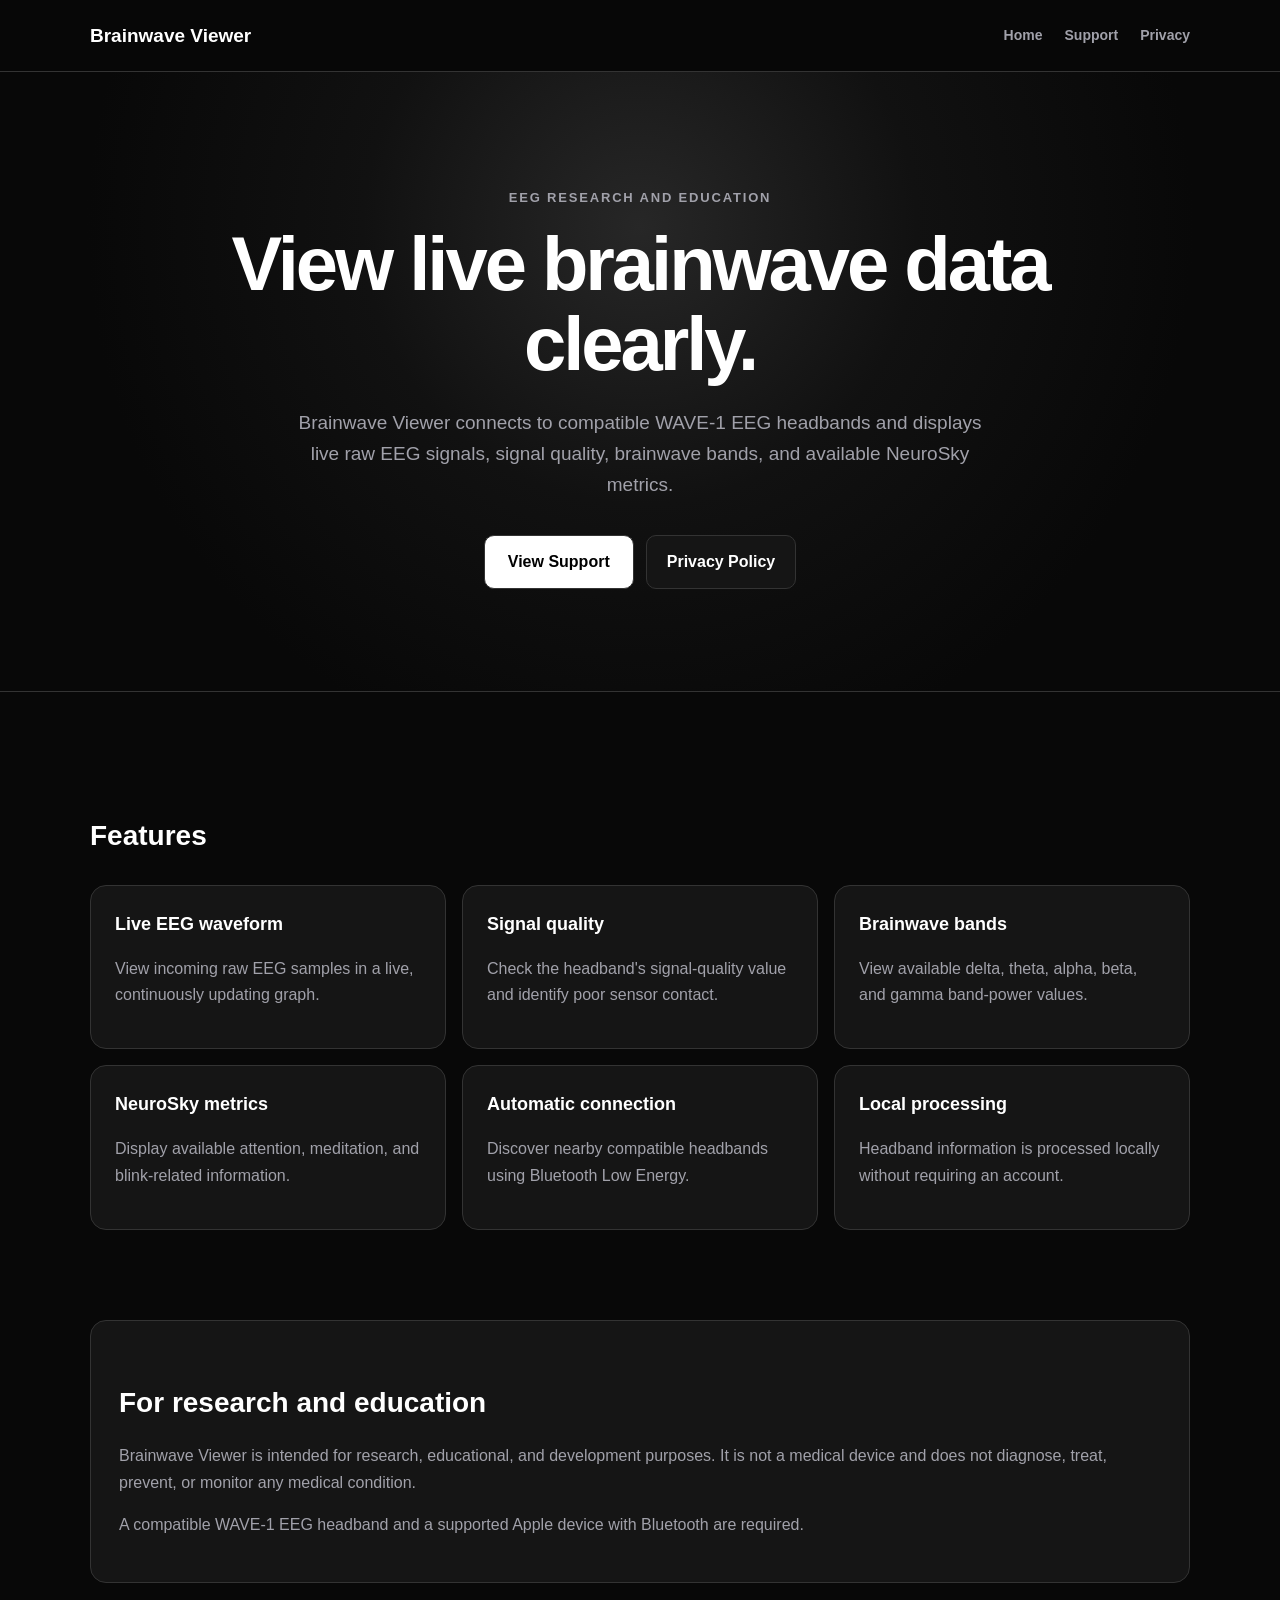
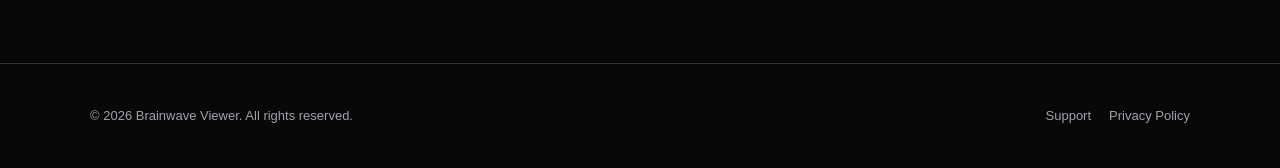
<file: index.html>
<!DOCTYPE html>
<html lang="en">
<head>
  <meta charset="UTF-8" />
  <meta
    name="viewport"
    content="width=device-width, initial-scale=1.0"
  />

  <meta
    name="description"
    content="Brainwave Viewer displays live EEG data from compatible WAVE-1 headbands for research, education, and development."
  />

  <title>Brainwave Viewer</title>
  <link rel="stylesheet" href="styles.css" />
</head>

<body>
  <header class="navbar">
    <a class="brand" href="index.html">
      Brainwave Viewer
    </a>

    <nav>
      <a href="index.html">Home</a>
      <a href="support.html">Support</a>
      <a href="privacy.html">Privacy</a>
    </nav>
  </header>

  <main>
    <section class="hero">
      <div class="hero-content">
        <p class="eyebrow">
          EEG research and education
        </p>

        <h1>View live brainwave data clearly.</h1>

        <p class="hero-text">
          Brainwave Viewer connects to compatible WAVE-1
          EEG headbands and displays live raw EEG signals,
          signal quality, brainwave bands, and available
          NeuroSky metrics.
        </p>

        <div class="button-row">
          <a class="button primary" href="support.html">
            View Support
          </a>

          <a class="button secondary" href="privacy.html">
            Privacy Policy
          </a>
        </div>
      </div>
    </section>

    <section class="section">
      <h2>Features</h2>

      <div class="card-grid">
        <article class="card">
          <h3>Live EEG waveform</h3>
          <p>
            View incoming raw EEG samples in a live,
            continuously updating graph.
          </p>
        </article>

        <article class="card">
          <h3>Signal quality</h3>
          <p>
            Check the headband's signal-quality value and
            identify poor sensor contact.
          </p>
        </article>

        <article class="card">
          <h3>Brainwave bands</h3>
          <p>
            View available delta, theta, alpha, beta, and
            gamma band-power values.
          </p>
        </article>

        <article class="card">
          <h3>NeuroSky metrics</h3>
          <p>
            Display available attention, meditation, and
            blink-related information.
          </p>
        </article>

        <article class="card">
          <h3>Automatic connection</h3>
          <p>
            Discover nearby compatible headbands using
            Bluetooth Low Energy.
          </p>
        </article>

        <article class="card">
          <h3>Local processing</h3>
          <p>
            Headband information is processed locally
            without requiring an account.
          </p>
        </article>
      </div>
    </section>

    <section class="section notice">
      <h2>For research and education</h2>

      <p>
        Brainwave Viewer is intended for research,
        educational, and development purposes. It is not
        a medical device and does not diagnose, treat,
        prevent, or monitor any medical condition.
      </p>

      <p>
        A compatible WAVE-1 EEG headband and a supported
        Apple device with Bluetooth are required.
      </p>
    </section>
  </main>

  <footer>
    <p>
      © 2026 Brainwave Viewer. All rights reserved.
    </p>

    <div>
      <a href="support.html">Support</a>
      <a href="privacy.html">Privacy Policy</a>
    </div>
  </footer>
</body>
</html>
</file>
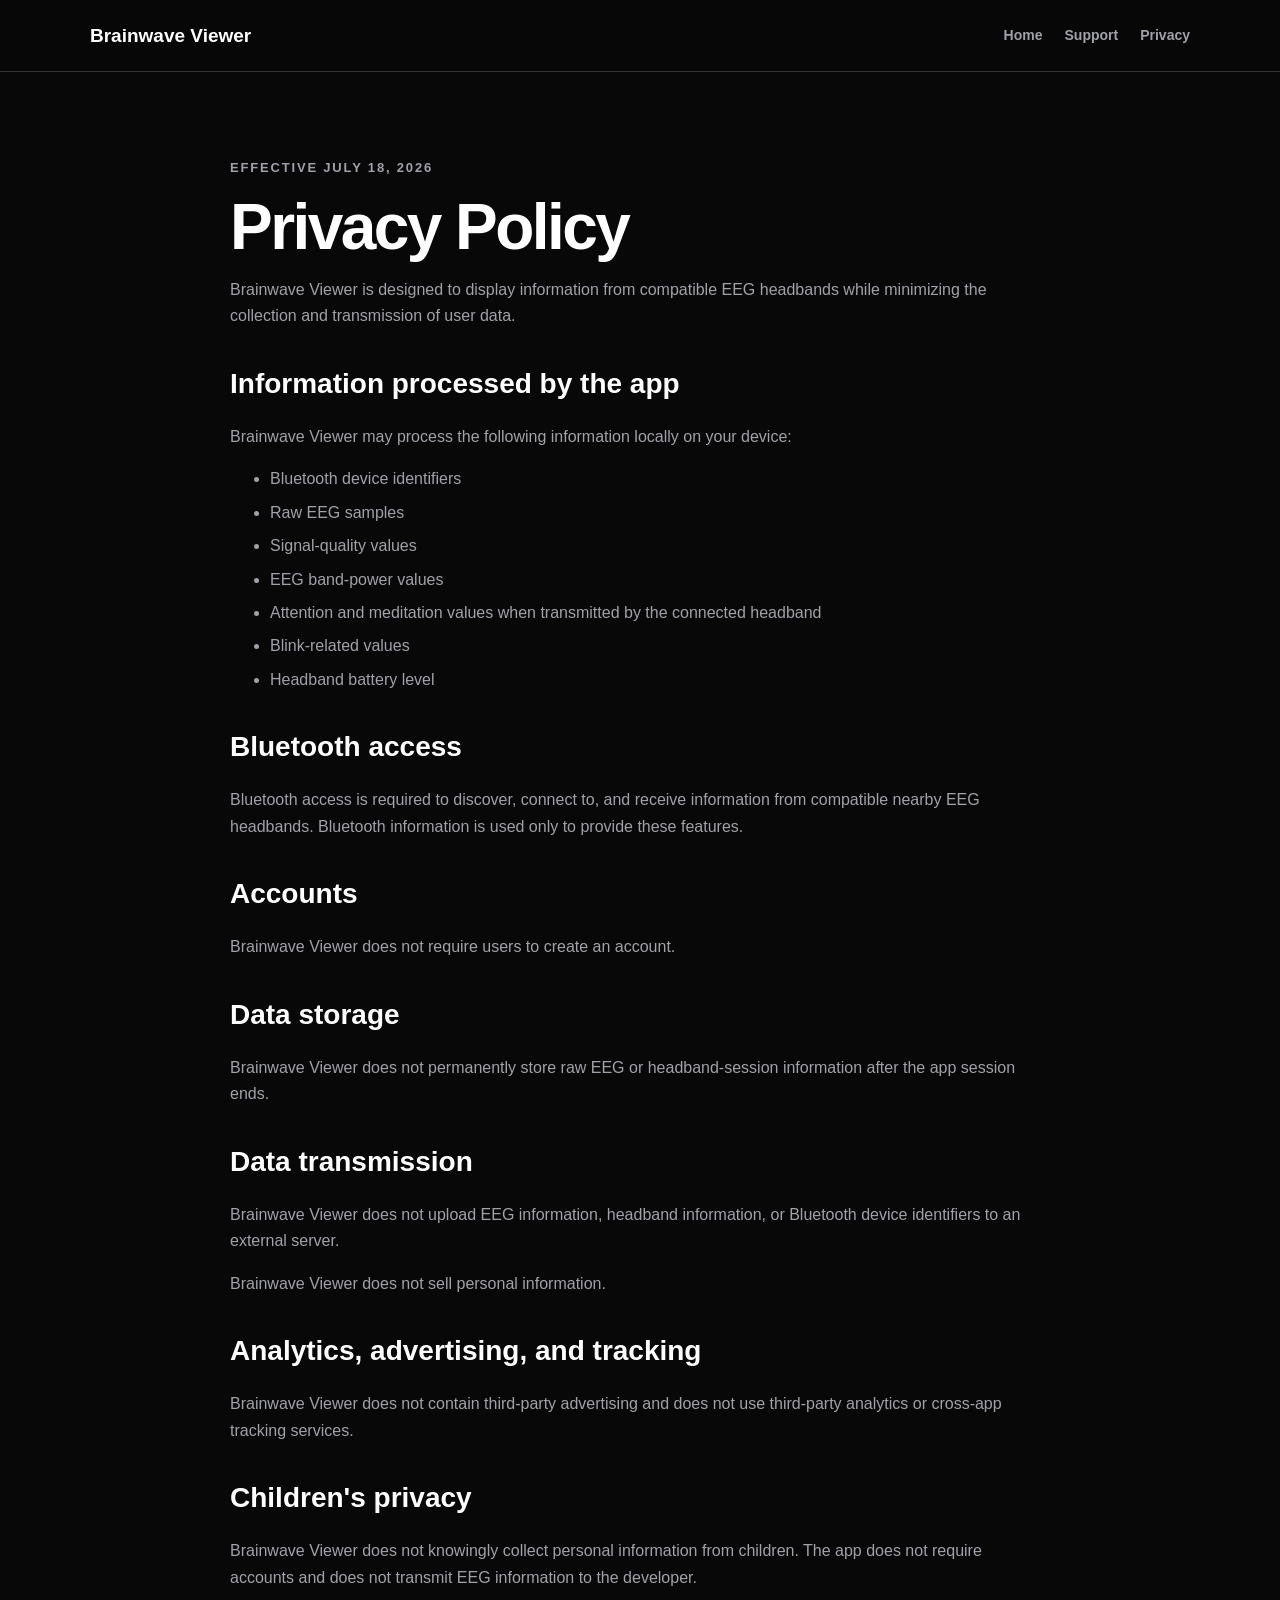
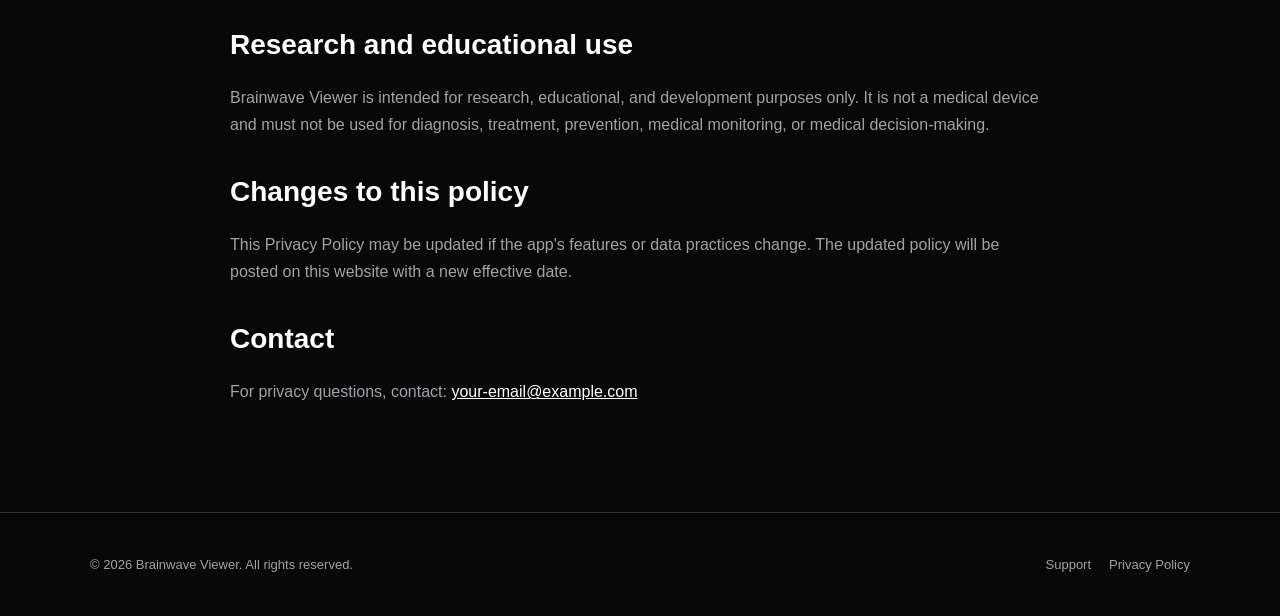
<file: privacy.html>
<!DOCTYPE html>
<html lang="en">
<head>
  <meta charset="UTF-8" />
  <meta
    name="viewport"
    content="width=device-width, initial-scale=1.0"
  />

  <title>Privacy Policy | Brainwave Viewer</title>
  <link rel="stylesheet" href="styles.css" />
</head>

<body>
  <header class="navbar">
    <a class="brand" href="index.html">
      Brainwave Viewer
    </a>

    <nav>
      <a href="index.html">Home</a>
      <a href="support.html">Support</a>
      <a href="privacy.html">Privacy</a>
    </nav>
  </header>

  <main class="document">
    <p class="eyebrow">Effective July 18, 2026</p>

    <h1>Privacy Policy</h1>

    <p>
      Brainwave Viewer is designed to display information
      from compatible EEG headbands while minimizing the
      collection and transmission of user data.
    </p>

    <h2>Information processed by the app</h2>

    <p>
      Brainwave Viewer may process the following
      information locally on your device:
    </p>

    <ul>
      <li>Bluetooth device identifiers</li>
      <li>Raw EEG samples</li>
      <li>Signal-quality values</li>
      <li>EEG band-power values</li>
      <li>
        Attention and meditation values when transmitted
        by the connected headband
      </li>
      <li>Blink-related values</li>
      <li>Headband battery level</li>
    </ul>

    <h2>Bluetooth access</h2>

    <p>
      Bluetooth access is required to discover, connect
      to, and receive information from compatible nearby
      EEG headbands. Bluetooth information is used only
      to provide these features.
    </p>

    <h2>Accounts</h2>

    <p>
      Brainwave Viewer does not require users to create
      an account.
    </p>

    <h2>Data storage</h2>

    <p>
      Brainwave Viewer does not permanently store raw EEG
      or headband-session information after the app
      session ends.
    </p>

    <h2>Data transmission</h2>

    <p>
      Brainwave Viewer does not upload EEG information,
      headband information, or Bluetooth device
      identifiers to an external server.
    </p>

    <p>
      Brainwave Viewer does not sell personal information.
    </p>

    <h2>Analytics, advertising, and tracking</h2>

    <p>
      Brainwave Viewer does not contain third-party
      advertising and does not use third-party analytics
      or cross-app tracking services.
    </p>

    <h2>Children's privacy</h2>

    <p>
      Brainwave Viewer does not knowingly collect
      personal information from children. The app does
      not require accounts and does not transmit EEG
      information to the developer.
    </p>

    <h2>Research and educational use</h2>

    <p>
      Brainwave Viewer is intended for research,
      educational, and development purposes only. It is
      not a medical device and must not be used for
      diagnosis, treatment, prevention, medical
      monitoring, or medical decision-making.
    </p>

    <h2>Changes to this policy</h2>

    <p>
      This Privacy Policy may be updated if the app's
      features or data practices change. The updated
      policy will be posted on this website with a new
      effective date.
    </p>

    <h2>Contact</h2>

    <p>
      For privacy questions, contact:
      <a href="mailto:your-email@example.com">
        your-email@example.com
      </a>
    </p>
  </main>

  <footer>
    <p>
      © 2026 Brainwave Viewer. All rights reserved.
    </p>

    <div>
      <a href="support.html">Support</a>
      <a href="privacy.html">Privacy Policy</a>
    </div>
  </footer>
</body>
</html>
</file>
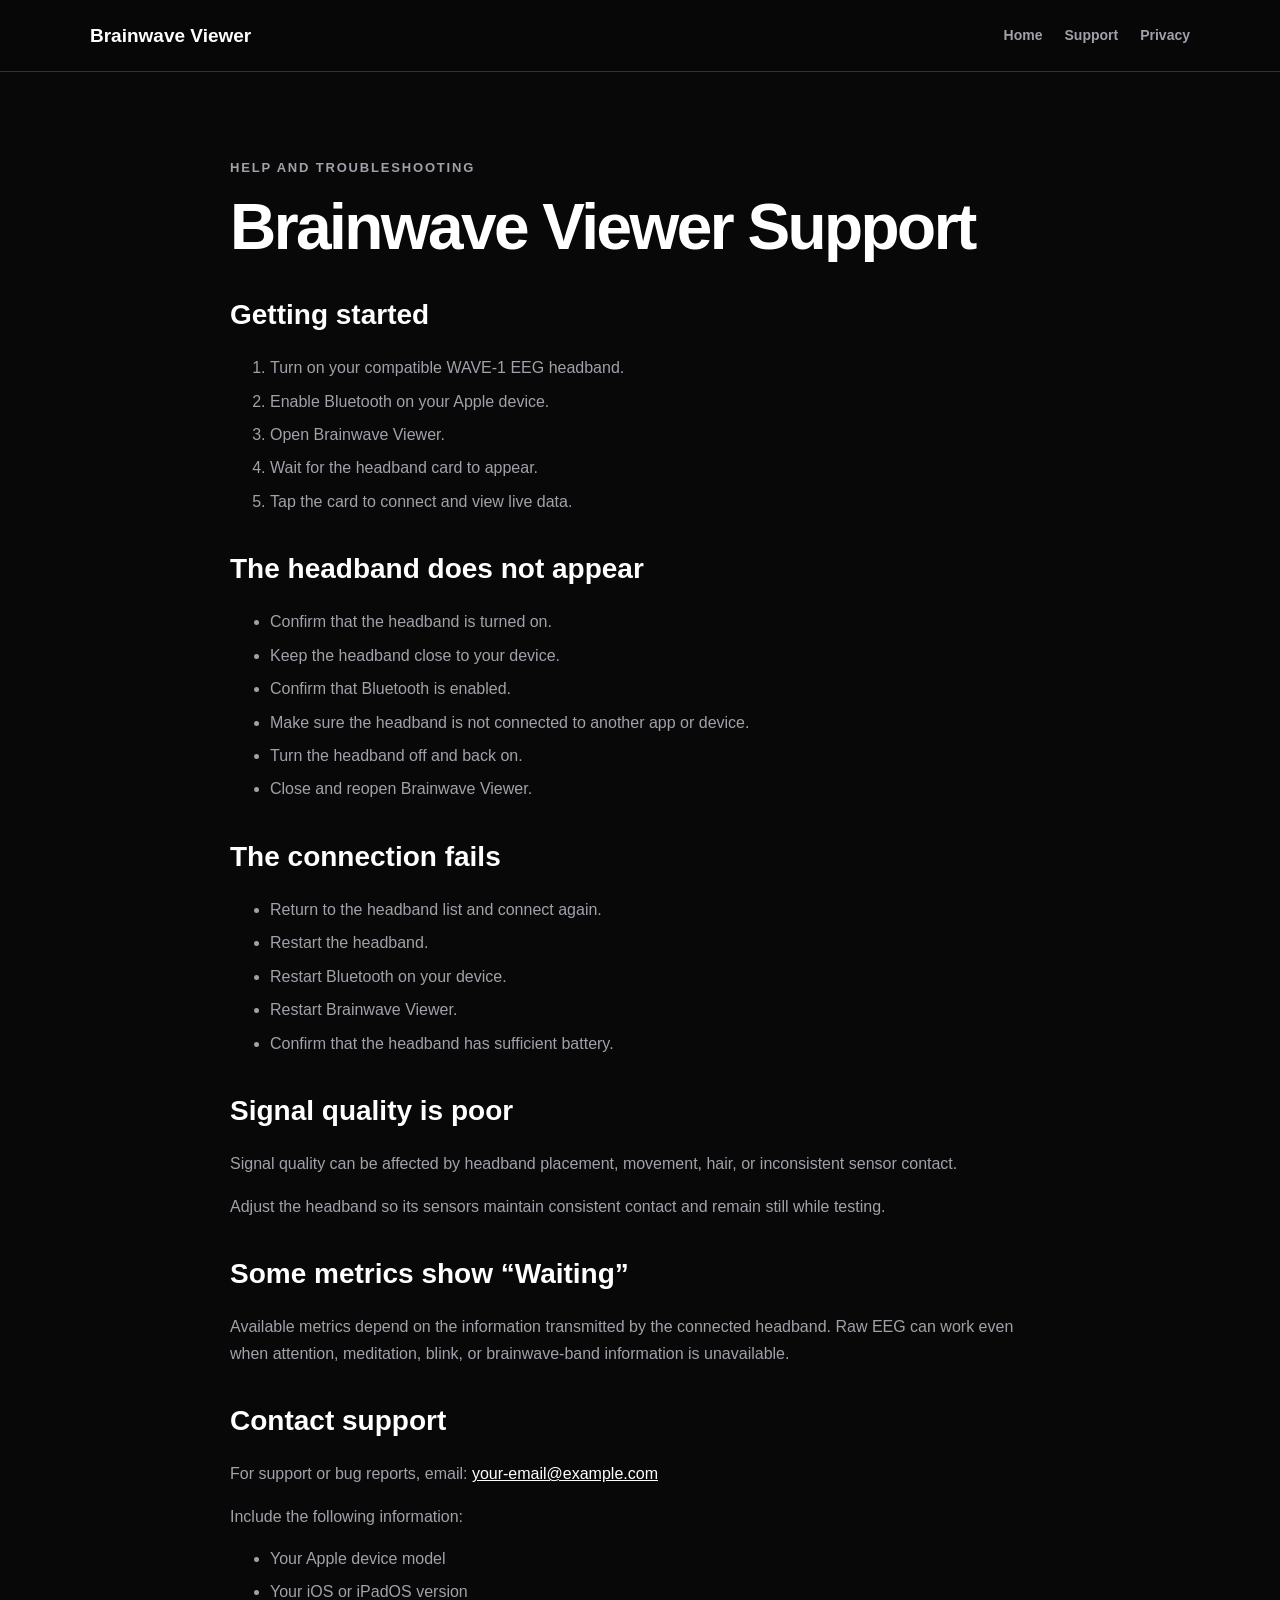
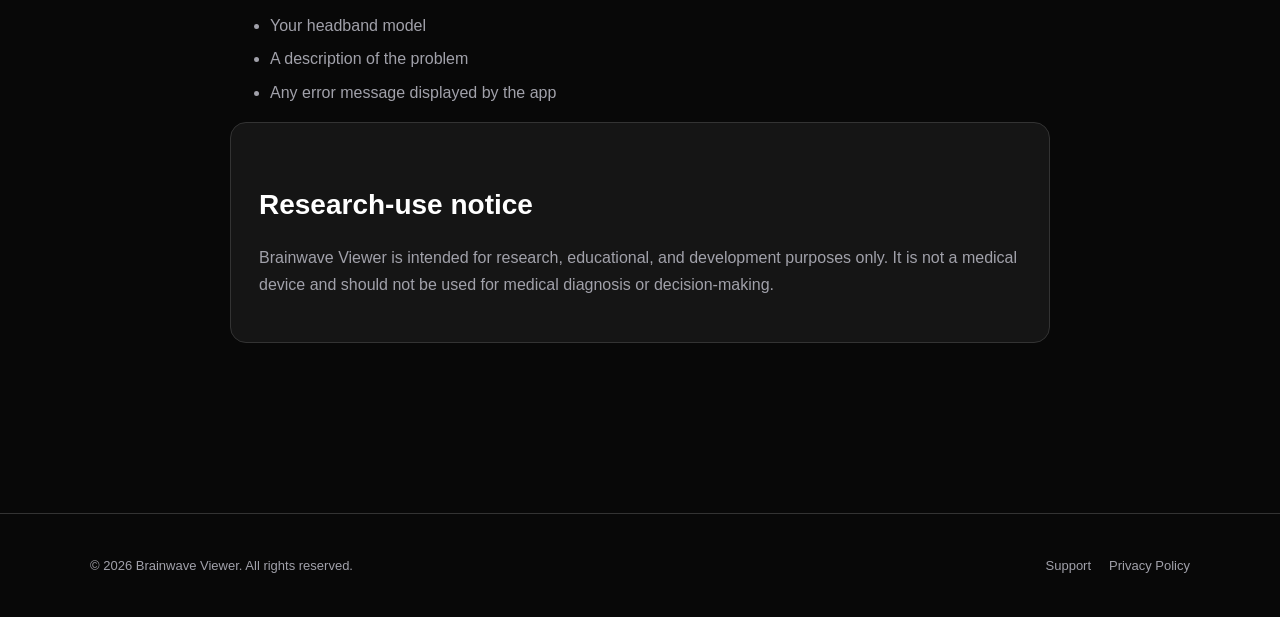
<file: support.html>
<!DOCTYPE html>
<html lang="en">
<head>
  <meta charset="UTF-8" />
  <meta
    name="viewport"
    content="width=device-width, initial-scale=1.0"
  />

  <title>Support | Brainwave Viewer</title>
  <link rel="stylesheet" href="styles.css" />
</head>

<body>
  <header class="navbar">
    <a class="brand" href="index.html">
      Brainwave Viewer
    </a>

    <nav>
      <a href="index.html">Home</a>
      <a href="support.html">Support</a>
      <a href="privacy.html">Privacy</a>
    </nav>
  </header>

  <main class="document">
    <p class="eyebrow">Help and troubleshooting</p>

    <h1>Brainwave Viewer Support</h1>

    <h2>Getting started</h2>

    <ol>
      <li>
        Turn on your compatible WAVE-1 EEG headband.
      </li>
      <li>
        Enable Bluetooth on your Apple device.
      </li>
      <li>
        Open Brainwave Viewer.
      </li>
      <li>
        Wait for the headband card to appear.
      </li>
      <li>
        Tap the card to connect and view live data.
      </li>
    </ol>

    <h2>The headband does not appear</h2>

    <ul>
      <li>Confirm that the headband is turned on.</li>
      <li>Keep the headband close to your device.</li>
      <li>Confirm that Bluetooth is enabled.</li>
      <li>
        Make sure the headband is not connected to another
        app or device.
      </li>
      <li>
        Turn the headband off and back on.
      </li>
      <li>
        Close and reopen Brainwave Viewer.
      </li>
    </ul>

    <h2>The connection fails</h2>

    <ul>
      <li>
        Return to the headband list and connect again.
      </li>
      <li>Restart the headband.</li>
      <li>Restart Bluetooth on your device.</li>
      <li>Restart Brainwave Viewer.</li>
      <li>
        Confirm that the headband has sufficient battery.
      </li>
    </ul>

    <h2>Signal quality is poor</h2>

    <p>
      Signal quality can be affected by headband
      placement, movement, hair, or inconsistent sensor
      contact.
    </p>

    <p>
      Adjust the headband so its sensors maintain
      consistent contact and remain still while testing.
    </p>

    <h2>Some metrics show “Waiting”</h2>

    <p>
      Available metrics depend on the information
      transmitted by the connected headband. Raw EEG can
      work even when attention, meditation, blink, or
      brainwave-band information is unavailable.
    </p>

    <h2>Contact support</h2>

    <p>
      For support or bug reports, email:
      <a href="mailto:your-email@example.com">
        your-email@example.com
      </a>
    </p>

    <p>Include the following information:</p>

    <ul>
      <li>Your Apple device model</li>
      <li>Your iOS or iPadOS version</li>
      <li>Your headband model</li>
      <li>A description of the problem</li>
      <li>Any error message displayed by the app</li>
    </ul>

    <div class="notice">
      <h2>Research-use notice</h2>

      <p>
        Brainwave Viewer is intended for research,
        educational, and development purposes only. It is
        not a medical device and should not be used for
        medical diagnosis or decision-making.
      </p>
    </div>
  </main>

  <footer>
    <p>
      © 2026 Brainwave Viewer. All rights reserved.
    </p>

    <div>
      <a href="support.html">Support</a>
      <a href="privacy.html">Privacy Policy</a>
    </div>
  </footer>
</body>
</html>
</file>
<file: styles.css>
:root {
  color-scheme: dark;

  --background: #080808;
  --surface: #151515;
  --surface-light: #202020;
  --border: #333333;
  --text: #ffffff;
  --muted: #a1a1aa;
  --accent: #ffffff;
  --maximum-width: 1100px;
}

* {
  box-sizing: border-box;
}

html {
  scroll-behavior: smooth;
}

body {
  margin: 0;
  background: var(--background);
  color: var(--text);
  font-family:
    Inter,
    -apple-system,
    BlinkMacSystemFont,
    "Segoe UI",
    sans-serif;
  line-height: 1.65;
}

a {
  color: inherit;
}

.navbar {
  width: 100%;
  min-height: 72px;
  padding: 16px max(24px, calc((100% - var(--maximum-width)) / 2));
  border-bottom: 1px solid var(--border);
  background: rgba(8, 8, 8, 0.94);
  display: flex;
  align-items: center;
  justify-content: space-between;
  gap: 24px;
  position: sticky;
  top: 0;
  z-index: 10;
}

.brand {
  color: var(--text);
  font-size: 19px;
  font-weight: 800;
  text-decoration: none;
}

nav {
  display: flex;
  gap: 22px;
}

nav a {
  color: var(--muted);
  font-size: 14px;
  font-weight: 600;
  text-decoration: none;
}

nav a:hover {
  color: var(--text);
}

.hero {
  min-height: 620px;
  padding: 100px 24px;
  display: flex;
  align-items: center;
  border-bottom: 1px solid var(--border);
  background:
    radial-gradient(
      circle at 50% 25%,
      #272727 0,
      #111111 35%,
      #080808 70%
    );
}

.hero-content {
  width: 100%;
  max-width: 850px;
  margin: 0 auto;
  text-align: center;
}

.eyebrow {
  color: var(--muted);
  font-size: 13px;
  font-weight: 800;
  letter-spacing: 0.14em;
  text-transform: uppercase;
}

h1 {
  margin: 16px 0;
  font-size: clamp(42px, 8vw, 76px);
  line-height: 1.04;
  letter-spacing: -0.04em;
}

.hero-text {
  max-width: 700px;
  margin: 24px auto;
  color: var(--muted);
  font-size: 19px;
}

.button-row {
  margin-top: 34px;
  display: flex;
  justify-content: center;
  flex-wrap: wrap;
  gap: 12px;
}

.button {
  min-width: 150px;
  padding: 13px 20px;
  border: 1px solid var(--border);
  border-radius: 10px;
  font-weight: 750;
  text-decoration: none;
}

.button.primary {
  background: var(--accent);
  color: #000000;
}

.button.secondary {
  background: var(--surface);
  color: var(--text);
}

.section,
.document {
  width: min(var(--maximum-width), calc(100% - 48px));
  margin: 0 auto;
}

.section {
  padding: 90px 0;
}

.section h2,
.document h2 {
  margin-top: 36px;
  color: var(--text);
  font-size: 28px;
  line-height: 1.25;
}

.card-grid {
  margin-top: 32px;
  display: grid;
  grid-template-columns: repeat(3, 1fr);
  gap: 16px;
}

.card {
  padding: 24px;
  border: 1px solid var(--border);
  border-radius: 16px;
  background: var(--surface);
}

.card h3 {
  margin: 0 0 8px;
  font-size: 18px;
}

.card p,
.notice p,
.document p,
.document li {
  color: var(--muted);
}

.notice {
  margin-bottom: 80px;
  padding: 28px;
  border: 1px solid var(--border);
  border-radius: 16px;
  background: var(--surface);
}

.document {
  max-width: 820px;
  padding-top: 72px;
  padding-bottom: 90px;
}

.document h1 {
  font-size: clamp(42px, 7vw, 64px);
}

.document a {
  color: var(--text);
  text-decoration: underline;
}

.document li {
  margin: 7px 0;
}

footer {
  padding: 28px max(24px, calc((100% - var(--maximum-width)) / 2));
  border-top: 1px solid var(--border);
  color: var(--muted);
  display: flex;
  align-items: center;
  justify-content: space-between;
  gap: 24px;
  font-size: 13px;
}

footer div {
  display: flex;
  gap: 18px;
}

footer a {
  color: var(--muted);
  text-decoration: none;
}

footer a:hover {
  color: var(--text);
}

@media (max-width: 760px) {
  .navbar {
    align-items: flex-start;
    flex-direction: column;
  }

  nav {
    width: 100%;
    justify-content: space-between;
  }

  .hero {
    min-height: 520px;
    padding-top: 70px;
    padding-bottom: 70px;
  }

  .card-grid {
    grid-template-columns: 1fr;
  }

  footer {
    align-items: flex-start;
    flex-direction: column;
  }
}
</file>
